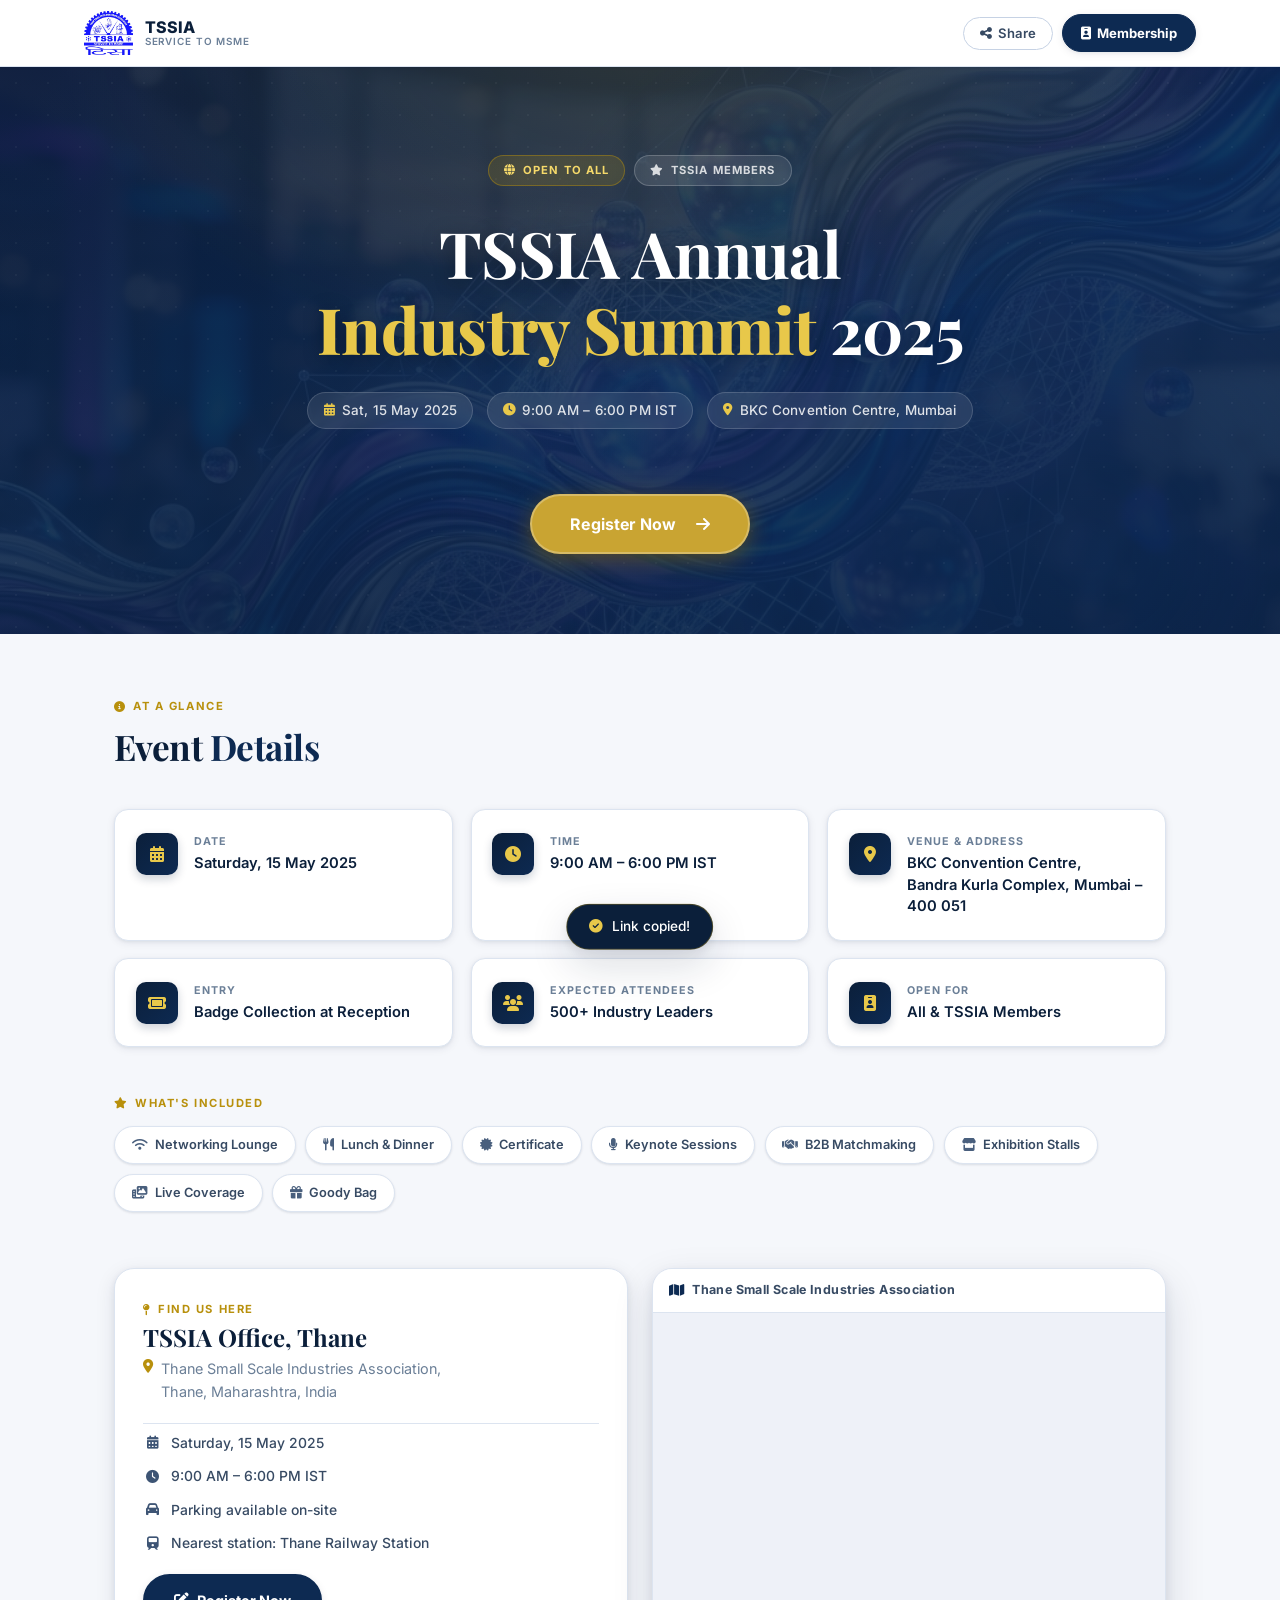
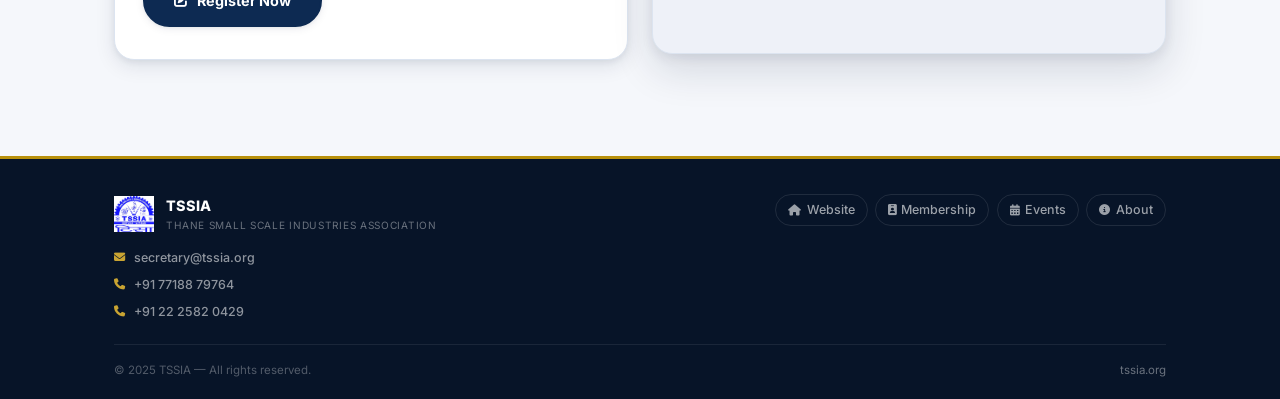
<file: user/index.html>
<!DOCTYPE html>
<html lang="en">
<head>
    <meta charset="UTF-8">
    <meta name="viewport" content="width=device-width, initial-scale=1.0">
    <title>TSSIA Annual Industry Summit 2025 | Event Landing Page</title>
    <meta name="description" content="Join TSSIA's premier Annual Industry Summit 2025. Network, innovate, and lead with Thane's top MSME leaders. Register now.">
    <link rel="preconnect" href="https://fonts.googleapis.com">
    <link rel="preconnect" href="https://fonts.gstatic.com" crossorigin>
    <link href="https://fonts.googleapis.com/css2?family=Playfair+Display:wght@600;700;800&family=Inter:wght@400;500;600;700;800&family=Lato:wght@400;700&display=swap" rel="stylesheet">
    <link rel="stylesheet" href="https://cdnjs.cloudflare.com/ajax/libs/font-awesome/6.5.1/css/all.min.css">
    <style>
        /* ═══════════════════════════════════════
           DESIGN TOKENS — Light / Contrast Theme
        ═══════════════════════════════════════ */
        :root {
            /* Brand palette */
            --navy:        #0b1f3a;
            --navy-mid:    #0d2a52;
            --navy-dark:   #071428;
            --gold:        #b8900c;
            --gold-rich:   #c9a432;
            --gold-light:  #e8c84a;
            --gold-pale:   #f7f0d9;
            --gold-dim:    rgba(184,144,12,0.12);
            --gold-border: rgba(184,144,12,0.35);

            /* Light surface palette */
            --bg:          #f5f7fb;
            --bg-alt:      #eef1f8;
            --surface:     #ffffff;
            --surface-2:   #fafbfd;

            /* Typography */
            --text-primary:  #0b1f3a;
            --text-secondary:#374a63;
            --text-muted:    #6b7f97;
            --text-light:    #9aabb8;

            /* Border */
            --border:      #dce4f0;
            --border-dark: #c6d2e4;

            /* Shadow system — crisp, layered */
            --shadow-xs: 0 1px 3px rgba(11,31,58,0.07), 0 1px 2px rgba(11,31,58,0.05);
            --shadow-sm: 0 2px 8px rgba(11,31,58,0.08), 0 1px 3px rgba(11,31,58,0.06);
            --shadow-md: 0 6px 20px rgba(11,31,58,0.10), 0 2px 6px rgba(11,31,58,0.07);
            --shadow-lg: 0 16px 40px rgba(11,31,58,0.14), 0 4px 12px rgba(11,31,58,0.08);
            --shadow-xl: 0 24px 60px rgba(11,31,58,0.18), 0 8px 20px rgba(11,31,58,0.10);

            /* Shape */
            --r-sm:  8px;
            --r-md:  14px;
            --r-lg:  20px;
            --r-xl:  28px;

            --transition: all 0.22s cubic-bezier(0.4, 0, 0.2, 1);
        }

        /* ═══════════ RESET ═══════════ */
        *, *::before, *::after { margin: 0; padding: 0; box-sizing: border-box; }
        html { scroll-behavior: smooth; font-size: 16px; }
        body {
            font-family: 'Inter', 'Lato', system-ui, sans-serif;
            background: var(--bg);
            color: var(--text-primary);
            line-height: 1.6;
            -webkit-font-smoothing: antialiased;
            -moz-osx-font-smoothing: grayscale;
        }
        img { max-width: 100%; display: block; }
        a { text-decoration: none; color: inherit; }

        /* ═══════════ TOAST ═══════════ */
        .toast {
            position: fixed;
            bottom: 1.5rem;
            left: 50%;
            transform: translateX(-50%) translateY(160%);
            background: var(--navy);
            color: #fff;
            padding: 0.7rem 1.4rem;
            border-radius: 50px;
            font-size: 0.85rem;
            font-weight: 500;
            z-index: 9999;
            transition: transform 0.38s cubic-bezier(0.16, 1, 0.3, 1);
            box-shadow: var(--shadow-lg);
            display: flex;
            align-items: center;
            gap: 0.55rem;
            border: 1px solid var(--gold-border);
            white-space: nowrap;
            pointer-events: none;
        }
        .toast i { color: var(--gold-light); font-size: 0.85rem; }
        .toast.show { transform: translateX(-50%) translateY(0); }

        /* ═══════════ HEADER ═══════════ */
        header {
            background: rgba(255, 255, 255, 0.97);
            backdrop-filter: blur(12px);
            -webkit-backdrop-filter: blur(12px);
            border-bottom: 1px solid var(--border);
            position: sticky;
            top: 0;
            z-index: 300;
            box-shadow: var(--shadow-xs);
        }
        .header-inner {
            max-width: 1160px;
            margin: 0 auto;
            padding: 0.7rem 1.5rem;
            display: flex;
            align-items: center;
            justify-content: space-between;
            gap: 1rem;
        }
        .logo-group {
            display: flex;
            align-items: center;
            gap: 0.7rem;
            flex-shrink: 0;
        }
        .logo-group img {
            height: 44px;
            width: auto;
            object-fit: contain;
        }
        .logo-fallback {
            width: 44px;
            height: 44px;
            background: var(--navy-mid);
            border-radius: var(--r-sm);
            display: flex;
            align-items: center;
            justify-content: center;
        }
        .logo-fallback span {
            color: var(--gold-light);
            font-weight: 800;
            font-size: 0.65rem;
            letter-spacing: 0.06em;
        }
        .org-name {
            font-size: 1rem;
            font-weight: 800;
            color: var(--navy);
            letter-spacing: 0.01em;
            line-height: 1.15;
        }
        .org-tagline {
            font-size: 0.62rem;
            color: var(--text-muted);
            text-transform: uppercase;
            letter-spacing: 0.09em;
            font-weight: 600;
            line-height: 1.2;
        }

        /* Desktop nav actions */
        .header-actions {
            display: flex;
            align-items: center;
            gap: 0.6rem;
        }
        .btn-share {
            background: transparent;
            border: 1.5px solid var(--border-dark);
            color: var(--text-secondary);
            padding: 0.48rem 1rem;
            border-radius: 50px;
            font-size: 0.82rem;
            font-weight: 600;
            cursor: pointer;
            transition: var(--transition);
            display: flex;
            align-items: center;
            gap: 0.4rem;
            font-family: inherit;
            white-space: nowrap;
        }
        .btn-share:hover {
            border-color: var(--navy-mid);
            color: var(--navy-mid);
            background: var(--bg-alt);
            box-shadow: var(--shadow-xs);
        }
        .btn-member {
            background: var(--navy-mid);
            color: #fff;
            padding: 0.48rem 1.1rem;
            border-radius: 50px;
            font-size: 0.82rem;
            font-weight: 700;
            display: flex;
            align-items: center;
            gap: 0.4rem;
            transition: var(--transition);
            border: 1.5px solid var(--navy-mid);
            white-space: nowrap;
            box-shadow: var(--shadow-sm);
        }
        .btn-member:hover {
            background: var(--navy-dark);
            border-color: var(--navy-dark);
            box-shadow: var(--shadow-md);
            transform: translateY(-1px);
        }

        /* ── Hamburger button (mobile only) ── */
        .hamburger {
            display: none;
            flex-direction: column;
            justify-content: center;
            align-items: center;
            width: 38px;
            height: 38px;
            border: 1.5px solid var(--border-dark);
            border-radius: var(--r-sm);
            background: transparent;
            cursor: pointer;
            gap: 5px;
            transition: var(--transition);
            flex-shrink: 0;
        }
        .hamburger:hover { background: var(--bg-alt); border-color: var(--navy-mid); }
        .hamburger span {
            display: block;
            width: 18px;
            height: 2px;
            background: var(--navy);
            border-radius: 2px;
            transition: all 0.28s cubic-bezier(0.4, 0, 0.2, 1);
            transform-origin: center;
        }
        /* Animated X state */
        .hamburger.open span:nth-child(1) { transform: translateY(7px) rotate(45deg); }
        .hamburger.open span:nth-child(2) { opacity: 0; transform: scaleX(0); }
        .hamburger.open span:nth-child(3) { transform: translateY(-7px) rotate(-45deg); }

        /* ── Mobile dropdown nav — DARK NAVY THEME ── */
        .mobile-nav {
            display: none; /* block on mobile via media query */
            position: absolute;
            top: 100%;
            left: 0;
            right: 0;
            background: var(--navy-dark);
            border-bottom: 2px solid var(--gold-border);
            box-shadow: 0 12px 40px rgba(7,20,40,0.45), 0 4px 12px rgba(7,20,40,0.25);
            padding: 0;
            max-height: 0;
            overflow: hidden;
            transition: max-height 0.38s cubic-bezier(0.4, 0, 0.2, 1),
                        padding  0.3s ease,
                        opacity  0.28s ease;
            opacity: 0;
            z-index: 299;
        }
        .mobile-nav.open {
            max-height: 380px;
            padding: 0.85rem 1.1rem 1.2rem;
            opacity: 1;
        }
        /* Thin gold accent line under header on open */
        .mobile-nav::before {
            content: '';
            display: block;
            height: 1px;
            background: linear-gradient(90deg, transparent, var(--gold-border), transparent);
            margin-bottom: 0.7rem;
        }
        .mobile-nav-links {
            display: flex;
            flex-direction: column;
            gap: 0.3rem;
        }
        .mobile-nav-links a,
        .mobile-nav-links button {
            display: flex;
            align-items: center;
            gap: 0.7rem;
            padding: 0.72rem 0.9rem;
            border-radius: var(--r-sm);
            font-size: 0.88rem;
            font-weight: 600;
            color: rgba(255, 255, 255, 0.72);
            background: transparent;
            border: none;
            cursor: pointer;
            font-family: inherit;
            transition: var(--transition);
            text-decoration: none;
            width: 100%;
            text-align: left;
            letter-spacing: 0.01em;
        }
        .mobile-nav-links a:hover,
        .mobile-nav-links button:hover {
            background: rgba(255, 255, 255, 0.07);
            color: #fff;
        }
        .mobile-nav-links a:active,
        .mobile-nav-links button:active {
            background: rgba(255, 255, 255, 0.12);
        }
        .mobile-nav-links a i,
        .mobile-nav-links button i {
            width: 20px;
            text-align: center;
            color: var(--gold-rich);
            font-size: 0.85rem;
            flex-shrink: 0;
        }
        /* Become a Member — special card */
        .mobile-nav-member {
            background: rgba(184,144,12,0.10) !important;
            border: 1.5px solid var(--gold-border) !important;
            color: var(--gold-light) !important;
            border-radius: var(--r-sm) !important;
            margin-bottom: 0.1rem;
        }
        .mobile-nav-member:hover {
            background: rgba(184,144,12,0.18) !important;
            color: #fff !important;
        }
        .mobile-nav-member i { color: var(--gold-light) !important; }
        .mobile-nav-divider {
            height: 1px;
            background: rgba(255,255,255,0.08);
            margin: 0.4rem 0;
        }
        /* Register button */
        .mobile-nav-register {
            display: flex !important;
            align-items: center !important;
            justify-content: center !important;
            gap: 0.6rem !important;
            margin-top: 0.35rem !important;
            background: var(--gold-rich) !important;
            color: var(--navy-dark) !important;
            border-radius: 50px !important;
            padding: 0.85rem 1.25rem !important;
            font-weight: 800 !important;
            font-size: 0.92rem !important;
            box-shadow: 0 4px 16px rgba(184,144,12,0.35);
            border: none !important;
            letter-spacing: 0.01em !important;
        }
        .mobile-nav-register:hover {
            background: var(--gold-light) !important;
            color: var(--navy-dark) !important;
        }
        .mobile-nav-register i { color: var(--navy-dark) !important; font-size: 0.88rem; }

        /* ═══════════ HERO — Background Image ═══════════ */
        .hero {
            position: relative;
            overflow: hidden;
            padding: 5.5rem 1.5rem 5rem;
            text-align: center;
            /* Background: CSS gradient over a pattern — works without an image file */
            background:
                linear-gradient(
                    165deg,
                    rgba(11, 27, 58, 0.92) 0%,
                    rgba(13, 42, 82, 0.88) 45%,
                    rgba(11, 27, 58, 0.94) 100%
                ),
                url('bg.png') no-repeat center center / cover;
            background-attachment: fixed;
        }
        /* Fallback geometric bg if no image */
        .hero::before {
            content: '';
            position: absolute;
            inset: 0;
            background:
                radial-gradient(ellipse 70% 90% at 50% -5%, rgba(184,144,12,0.18) 0%, transparent 65%),
                radial-gradient(circle at 85% 85%, rgba(13,42,82,0.6) 0%, transparent 55%),
                radial-gradient(circle at 15% 90%, rgba(11,31,58,0.45) 0%, transparent 45%);
            pointer-events: none;
            z-index: 1;
        }
        .hero::after {
            content: '';
            position: absolute;
            inset: 0;
            background-image:
                radial-gradient(circle, rgba(255,255,255,0.04) 1px, transparent 1px);
            background-size: 32px 32px;
            pointer-events: none;
            z-index: 1;
        }
        .hero-content {
            max-width: 820px;
            margin: 0 auto;
            position: relative;
            z-index: 5;
        }

        /* Tags */
        .event-tags {
            display: flex;
            justify-content: center;
            flex-wrap: wrap;
            gap: 0.55rem;
            margin-bottom: 1.8rem;
        }
        .event-tag {
            display: inline-flex;
            align-items: center;
            gap: 0.4rem;
            padding: 0.35rem 0.95rem;
            border-radius: 50px;
            font-size: 0.7rem;
            font-weight: 700;
            text-transform: uppercase;
            letter-spacing: 0.1em;
        }
        .tag-all {
            background: rgba(184,144,12,0.18);
            border: 1px solid rgba(184,144,12,0.45);
            color: #f5d96a;
        }
        .tag-tssia {
            background: rgba(255,255,255,0.1);
            border: 1px solid rgba(255,255,255,0.2);
            color: rgba(255,255,255,0.8);
        }

        /* Hero Title */
        .hero-title {
            font-family: 'Playfair Display', Georgia, serif;
            font-size: clamp(2.1rem, 6.5vw, 4rem);
            font-weight: 700;
            color: #ffffff;
            line-height: 1.18;
            margin-bottom: 1.6rem;
            letter-spacing: -0.01em;
            text-shadow: 0 2px 20px rgba(0, 0, 0, 0.3);
        }
        .hero-title span {
            color: var(--gold-light);
            font-weight: 800;
        }

        /* Meta pills */
        .hero-meta {
            display: flex;
            justify-content: center;
            flex-wrap: wrap;
            gap: 0.5rem 0.85rem;
            margin-bottom: 2.5rem;
        }
        .meta-pill {
            display: inline-flex;
            align-items: center;
            gap: 0.45rem;
            font-size: 0.84rem;
            font-weight: 500;
            color: rgba(255, 255, 255, 0.85);
            background: rgba(255, 255, 255, 0.09);
            border: 1px solid rgba(255, 255, 255, 0.16);
            padding: 0.42rem 0.95rem;
            border-radius: 50px;
            letter-spacing: 0.01em;
            backdrop-filter: blur(6px);
        }
        .meta-pill i {
            color: var(--gold-light);
            font-size: 0.78rem;
        }

        /* Hero CTA — visible on desktop, hidden on mobile */
        .btn-register-hero {
            display: inline-flex;
            align-items: center;
            gap: 0.7rem;
            background: var(--gold-rich);
            color: #fff;
            padding: 0.95rem 2.4rem;
            border-radius: 50px;
            font-weight: 700;
            font-size: 1rem;
            letter-spacing: 0.01em;
            transition: var(--transition);
            box-shadow: 0 6px 22px rgba(184,144,12,0.40), 0 2px 8px rgba(0,0,0,0.2);
            border: 2px solid rgba(255,255,255,0.25);
        }
        .btn-register-hero:hover {
            background: var(--gold-light);
            transform: translateY(-2px);
            box-shadow: 0 12px 32px rgba(184,144,12,0.50), 0 4px 12px rgba(0,0,0,0.2);
        }
        .btn-register-hero:active { transform: translateY(0); }

        /* ═══════════ MAIN CONTENT AREA ═══════════ */
        .main-content {
            max-width: 1100px;
            margin: 0 auto;
            padding: 4rem 1.5rem 2rem;
        }

        /* Section header */
        .section-eyebrow {
            font-size: 0.7rem;
            font-weight: 700;
            text-transform: uppercase;
            letter-spacing: 0.14em;
            color: var(--gold);
            margin-bottom: 0.55rem;
            display: flex;
            align-items: center;
            gap: 0.4rem;
        }
        .section-heading {
            font-family: 'Playfair Display', serif;
            font-size: clamp(1.5rem, 4vw, 2.2rem);
            font-weight: 700;
            color: var(--text-primary);
            margin-bottom: 2.5rem;
            letter-spacing: -0.015em;
            line-height: 1.25;
        }
        .section-heading .accent { color: var(--navy-mid); }

        /* ═══════════ DETAILS GRID ═══════════ */
        .details-grid {
            display: grid;
            grid-template-columns: repeat(3, 1fr);
            gap: 1.1rem;
            margin-bottom: 3rem;
        }
        .detail-card {
            background: var(--surface);
            padding: 1.4rem 1.3rem;
            border-radius: var(--r-md);
            border: 1px solid var(--border);
            box-shadow: var(--shadow-sm);
            display: flex;
            align-items: flex-start;
            gap: 1rem;
            transition: var(--transition);
        }
        .detail-card:hover {
            box-shadow: var(--shadow-md);
            border-color: var(--border-dark);
            transform: translateY(-3px);
        }
        .detail-icon {
            width: 42px;
            height: 42px;
            min-width: 42px;
            background: linear-gradient(135deg, var(--navy) 0%, var(--navy-mid) 100%);
            border-radius: 10px;
            display: flex;
            align-items: center;
            justify-content: center;
            color: var(--gold-light);
            font-size: 1rem;
            box-shadow: 0 4px 10px rgba(11,31,58,0.2);
        }
        .detail-label {
            font-size: 0.67rem;
            font-weight: 700;
            color: var(--text-muted);
            text-transform: uppercase;
            letter-spacing: 0.09em;
            margin-bottom: 0.22rem;
        }
        .detail-value {
            font-size: 0.92rem;
            font-weight: 600;
            color: var(--text-primary);
            line-height: 1.45;
            font-family: 'Inter', sans-serif;
        }

        /* ═══════════ PERKS STRIP ═══════════ */
        .perks-section {
            margin-bottom: 3.5rem;
        }
        .perks-strip {
            display: flex;
            flex-wrap: wrap;
            gap: 0.6rem;
            justify-content: flex-start;
        }
        .perk-chip {
            background: var(--surface);
            border: 1.5px solid var(--border);
            color: var(--text-secondary);
            padding: 0.5rem 1.05rem;
            border-radius: 50px;
            font-weight: 600;
            font-size: 0.8rem;
            display: inline-flex;
            align-items: center;
            gap: 0.45rem;
            transition: var(--transition);
            cursor: default;
            box-shadow: var(--shadow-xs);
        }
        .perk-chip i {
            color: var(--navy-mid);
            font-size: 0.78rem;
            opacity: 0.75;
            transition: var(--transition);
        }
        .perk-chip:hover {
            border-color: var(--gold);
            box-shadow: var(--shadow-sm);
            color: var(--navy);
            background: var(--gold-pale);
        }
        .perk-chip:hover i { opacity: 1; color: var(--gold); }

        /* ═══════════ VENUE + MAP SECTION ═══════════ */
        .venue-section {
            display: grid;
            grid-template-columns: 1fr 1fr;
            gap: 1.5rem;
            margin-bottom: 4rem;
            align-items: start;
        }
        .venue-info-card {
            background: var(--surface);
            border: 1px solid var(--border);
            border-radius: var(--r-lg);
            padding: 2rem 1.75rem;
            box-shadow: var(--shadow-md);
            height: 100%;
            display: flex;
            flex-direction: column;
            justify-content: center;
            gap: 1.25rem;
        }
        .venue-info-card .section-eyebrow { margin-bottom: 0.2rem; }
        .venue-title {
            font-family: 'Playfair Display', serif;
            font-size: 1.5rem;
            font-weight: 700;
            color: var(--text-primary);
            line-height: 1.3;
            margin-bottom: 0.2rem;
        }
        .venue-address {
            font-size: 0.9rem;
            color: var(--text-muted);
            line-height: 1.6;
            display: flex;
            align-items: flex-start;
            gap: 0.5rem;
        }
        .venue-address i { color: var(--gold); margin-top: 0.2rem; flex-shrink: 0; font-size: 0.85rem; }
        .venue-detail-rows {
            display: flex;
            flex-direction: column;
            gap: 0.7rem;
            padding-top: 0.5rem;
            border-top: 1px solid var(--border);
        }
        .venue-row {
            display: flex;
            align-items: center;
            gap: 0.6rem;
            font-size: 0.87rem;
            color: var(--text-secondary);
            font-weight: 500;
        }
        .venue-row i {
            width: 18px;
            text-align: center;
            color: var(--navy-mid);
            font-size: 0.82rem;
            opacity: 0.8;
        }

        /* CTA button inside venue card — only on desktop */
        .btn-register-venue {
            display: inline-flex;
            align-items: center;
            gap: 0.6rem;
            background: var(--navy-mid);
            color: #fff;
            padding: 0.8rem 1.8rem;
            border-radius: 50px;
            font-weight: 700;
            font-size: 0.9rem;
            transition: var(--transition);
            border: 2px solid var(--navy-mid);
            box-shadow: var(--shadow-sm);
            align-self: flex-start;
        }
        .btn-register-venue:hover {
            background: var(--gold-rich);
            border-color: var(--gold-rich);
            transform: translateY(-2px);
            box-shadow: 0 8px 24px rgba(184,144,12,0.35);
        }

        /* MAP BOX */
        .map-box {
            border-radius: var(--r-lg);
            overflow: hidden;
            box-shadow: var(--shadow-lg);
            border: 1px solid var(--border);
            background: var(--bg-alt);
            position: relative;
        }
        .map-label {
            display: flex;
            align-items: center;
            gap: 0.5rem;
            padding: 0.7rem 1rem;
            background: var(--surface);
            border-bottom: 1px solid var(--border);
            font-size: 0.78rem;
            font-weight: 700;
            color: var(--text-secondary);
            letter-spacing: 0.03em;
        }
        .map-label i { color: var(--navy-mid); font-size: 0.85rem; }
        .map-box iframe {
            display: block;
            width: 100%;
            height: 340px;
            border: 0;
        }

        /* ═══════════ MOBILE REGISTER BUTTON (only on mobile) ═══════════ */
        .mobile-register-bar { display: none; }

        /* ═══════════ FOOTER ═══════════ */
        footer {
            background: var(--navy-dark);
            color: rgba(255, 255, 255, 0.7);
            border-top: 3px solid var(--gold);
        }
        .footer-inner {
            max-width: 1100px;
            margin: 0 auto;
            padding: 2.2rem 1.5rem 1.2rem;
        }
        .footer-top {
            display: flex;
            flex-wrap: wrap;
            gap: 1.5rem 2.5rem;
            align-items: flex-start;
            justify-content: space-between;
            padding-bottom: 1.4rem;
            border-bottom: 1px solid rgba(255, 255, 255, 0.08);
        }
        .footer-brand {
            display: flex;
            align-items: center;
            gap: 0.75rem;
        }
        .footer-logo-fallback {
            width: 36px;
            height: 36px;
            background: rgba(232,200,74,0.12);
            border: 1px solid var(--gold-border);
            border-radius: var(--r-sm);
            display: flex;
            align-items: center;
            justify-content: center;
            flex-shrink: 0;
        }
        .footer-logo-fallback span {
            color: var(--gold-light);
            font-weight: 800;
            font-size: 0.6rem;
            letter-spacing: 0.04em;
        }
        .footer-brand img { height: 36px; width: auto; object-fit: contain; }
        .footer-brand-text .brand-name { font-size: 0.9rem; font-weight: 800; color: #fff; }
        .footer-brand-text .brand-sub {
            font-size: 0.63rem;
            color: rgba(255,255,255,0.4);
            text-transform: uppercase;
            letter-spacing: 0.07em;
        }
        .footer-contact {
            display: flex;
            flex-direction: column;
            gap: 0.45rem;
            margin-top: 0.9rem;
        }
        .footer-contact a, .footer-contact span {
            color: rgba(255, 255, 255, 0.55);
            font-size: 0.78rem;
            font-weight: 500;
            display: inline-flex;
            align-items: center;
            gap: 0.4rem;
            transition: var(--transition);
        }
        .footer-contact a i, .footer-contact span i { color: var(--gold-rich); font-size: 0.7rem; width: 14px; }
        .footer-contact a:hover { color: rgba(255,255,255,0.9); }
        .footer-links {
            display: flex;
            flex-wrap: wrap;
            gap: 0.45rem;
            align-items: flex-start;
            align-content: flex-start;
        }
        .footer-links a {
            color: rgba(255, 255, 255, 0.6);
            font-size: 0.78rem;
            font-weight: 500;
            display: inline-flex;
            align-items: center;
            gap: 0.35rem;
            padding: 0.32rem 0.75rem;
            border-radius: 50px;
            border: 1px solid rgba(255,255,255,0.1);
            transition: var(--transition);
        }
        .footer-links a i { font-size: 0.7rem; }
        .footer-links a:hover {
            color: var(--gold-light);
            border-color: var(--gold-border);
            background: rgba(184,144,12,0.1);
        }
        .footer-bottom {
            display: flex;
            align-items: center;
            justify-content: space-between;
            flex-wrap: wrap;
            gap: 0.4rem;
            padding-top: 1rem;
            font-size: 0.72rem;
            color: rgba(255,255,255,0.3);
        }
        .footer-bottom a { color: rgba(255,255,255,0.4); transition: var(--transition); }
        .footer-bottom a:hover { color: var(--gold-light); }

        /* ═══════════════════════════════════════
           RESPONSIVE BREAKPOINTS
        ═══════════════════════════════════════ */

        /* ── Tablet (≤ 900px) ── */
        @media (max-width: 900px) {
            .details-grid { grid-template-columns: repeat(2, 1fr); }
            .venue-section { grid-template-columns: 1fr; }
            .map-box iframe { height: 280px; }
        }

        /* ── Mobile (≤ 640px) ── */
        @media (max-width: 640px) {
            /* Header — show hamburger, hide desktop actions */
            header { position: sticky; }
            .header-inner { padding: 0.6rem 1rem; }
            .org-name { font-size: 0.88rem; }
            .org-tagline { display: none; }
            .header-actions { display: none; }  /* hide desktop nav on mobile */
            .hamburger { display: flex; }       /* show hamburger */
            .mobile-nav { display: block; }     /* enable the dropdown */

            /* Hero — tighter layout */
            .hero {
                padding: 3.5rem 1rem 3rem;
                background-attachment: scroll;
            }
            .hero-title { font-size: clamp(1.8rem, 7.5vw, 2.6rem); margin-bottom: 1.25rem; }
            .hero-meta { gap: 0.4rem 0.6rem; margin-bottom: 0; }
            .meta-pill { font-size: 0.78rem; padding: 0.35rem 0.8rem; }

            /* Hide hero register button on mobile — shown in sticky bar instead */
            .btn-register-hero { display: none; }

            /* Main section */
            .main-content { padding: 2.5rem 1rem 1.5rem; }
            .section-heading { margin-bottom: 1.5rem; }
            .details-grid { grid-template-columns: 1fr; gap: 0.8rem; }
            .detail-card { padding: 1.1rem 1rem; }

            /* Perks */
            .perks-strip { gap: 0.45rem; }
            .perk-chip { font-size: 0.76rem; padding: 0.42rem 0.85rem; }

            /* Venue section stacked */
            .venue-section { gap: 1rem; margin-bottom: 2rem; }
            .venue-info-card { padding: 1.4rem 1.2rem; }
            .venue-title { font-size: 1.2rem; }
            .map-box iframe { height: 240px; }

            /* Hide desktop CTA inside venue card on mobile */
            .btn-register-venue { display: none; }

            /* Mobile sticky register bar */
            .mobile-register-bar {
                display: flex;
                position: fixed;
                bottom: 0;
                left: 0;
                right: 0;
                z-index: 400;
                background: rgba(255,255,255,0.97);
                backdrop-filter: blur(10px);
                -webkit-backdrop-filter: blur(10px);
                border-top: 1px solid var(--border);
                padding: 0.85rem 1.25rem;
                box-shadow: 0 -4px 24px rgba(11,31,58,0.12);
                justify-content: center;
            }
            .mobile-register-bar a {
                display: flex;
                align-items: center;
                justify-content: center;
                gap: 0.6rem;
                width: 100%;
                max-width: 400px;
                background: var(--navy-mid);
                color: #fff;
                padding: 0.88rem 1.5rem;
                border-radius: 50px;
                font-weight: 700;
                font-size: 0.95rem;
                box-shadow: var(--shadow-md);
                transition: var(--transition);
                border: 2px solid var(--navy-mid);
            }
            .mobile-register-bar a i { color: var(--gold-light); }
            .mobile-register-bar a:active {
                background: var(--navy-dark);
                transform: scale(0.98);
            }

            /* Add bottom padding so content isn't hidden behind bar */
            body { padding-bottom: 80px; }

            /* Footer adjustments */
            .footer-top { flex-direction: column; gap: 1.2rem; }
            .footer-links { gap: 0.4rem; }
            .footer-bottom { justify-content: center; text-align: center; }
        }

        /* ── Very small (≤ 380px) ── */
        @media (max-width: 380px) {
            .hero-title { font-size: 1.7rem; }
            .meta-pill { font-size: 0.72rem; padding: 0.3rem 0.65rem; }
            .detail-card { padding: 0.95rem; }
        }
    </style>
</head>
<body>

    <!-- Toast -->
    <div class="toast" id="toast">
        <i class="fa-solid fa-check-circle"></i>
        <span id="toastMsg">Link copied!</span>
    </div>

    <!-- ══════════════════════════════════════
         HEADER
    ══════════════════════════════════════ -->
    <header id="site-header">
        <div class="header-inner">
            <!-- Logo -->
            <a href="https://tssia.org" target="_blank" rel="noopener" class="logo-group" id="tssia-logo-link">
                <img src="tssia_logo.png" alt="TSSIA Logo" id="tssia-logo"
                     onerror="this.style.display='none'; document.getElementById('logo-fallback').style.display='flex'">
                <div id="logo-fallback" class="logo-fallback" style="display:none;">
                    <span>TSSIA</span>
                </div>
                <div>
                    <div class="org-name">TSSIA</div>
                    <div class="org-tagline">Service to MSME</div>
                </div>
            </a>

            <!-- Desktop actions (hidden on mobile via CSS) -->
            <div class="header-actions">
                <button class="btn-share" id="shareBtn" aria-label="Share event link">
                    <i class="fa-solid fa-share-nodes"></i>
                    <span>Share</span>
                </button>
                <a href="https://tssia.org/become-a-member" target="_blank" rel="noopener" class="btn-member" id="member-link">
                    <i class="fa-solid fa-id-badge"></i>
                    <span>Membership</span>
                </a>
            </div>

            <!-- Hamburger button (mobile only — shown via CSS media query) -->
            <button class="hamburger" id="hamburgerBtn" aria-label="Toggle navigation menu" aria-expanded="false">
                <span></span>
                <span></span>
                <span></span>
            </button>
        </div>

        <!-- Mobile Navigation Dropdown — dark navy theme -->
        <nav class="mobile-nav" id="mobileNavMenu" aria-hidden="true" aria-label="Mobile navigation">
            <div class="mobile-nav-links">

                <!-- Become a Member — prominent gold-bordered card -->
                <a href="https://tssia.org/become-a-member" target="_blank" rel="noopener"
                   class="mobile-nav-member" id="memberLinkMobile">
                    <i class="fa-solid fa-id-badge"></i>
                    Become a Member
                </a>

                <div class="mobile-nav-divider"></div>

                <button id="shareBtnMobile" aria-label="Share event">
                    <i class="fa-solid fa-share-nodes"></i> Share Event
                </button>

                <a href="https://tssia.org" target="_blank" rel="noopener">
                    <i class="fa-solid fa-globe"></i> Visit tssia.org
                </a>

                <a href="https://tssia.org/events" target="_blank" rel="noopener">
                    <i class="fa-solid fa-calendar-days"></i> TSSIA Events
                </a>

                <div class="mobile-nav-divider"></div>

                <a href="reg.html" class="mobile-nav-register" id="registerNavBtn">
                    <i class="fa-solid fa-pen-to-square"></i>
                    Register Now
                </a>

            </div>
        </nav>
    </header>

    <!-- ══════════════════════════════════════
         HERO — Dark bg image with overlay
    ══════════════════════════════════════ -->
    <section class="hero" id="hero-section" aria-label="Event Banner">
        <div class="hero-content">
            <div class="event-tags">
                <span class="event-tag tag-all"><i class="fa-solid fa-globe"></i> Open to All</span>
                <span class="event-tag tag-tssia"><i class="fa-solid fa-star"></i> TSSIA Members</span>
            </div>

            <h1 class="hero-title" id="event-title">
                TSSIA Annual<br><span>Industry Summit</span> 2025
            </h1>

            <div class="hero-meta">
                <span class="meta-pill"><i class="fa-solid fa-calendar-days"></i> Sat, 15 May 2025</span>
                <span class="meta-pill"><i class="fa-solid fa-clock"></i> 9:00 AM – 6:00 PM IST</span>
                <span class="meta-pill"><i class="fa-solid fa-location-dot"></i> BKC Convention Centre, Mumbai</span>
            </div>

            <!-- Desktop only CTA -->
            <br>
            <a href="reg.html" class="btn-register-hero" id="register-btn-hero">
                Register Now &nbsp;<i class="fa-solid fa-arrow-right"></i>
            </a>
        </div>
    </section>

    <!-- ══════════════════════════════════════
         MAIN
    ══════════════════════════════════════ -->
    <main>
        <div class="main-content" id="event-details">

            <!-- ── Event Details ── -->
            <div class="section-eyebrow"><i class="fa-solid fa-circle-info"></i> At a Glance</div>
            <h2 class="section-heading">Event <span class="accent">Details</span></h2>

            <div class="details-grid">
                <div class="detail-card">
                    <div class="detail-icon"><i class="fa-solid fa-calendar-days"></i></div>
                    <div>
                        <div class="detail-label">Date</div>
                        <div class="detail-value">Saturday, 15 May 2025</div>
                    </div>
                </div>
                <div class="detail-card">
                    <div class="detail-icon"><i class="fa-solid fa-clock"></i></div>
                    <div>
                        <div class="detail-label">Time</div>
                        <div class="detail-value">9:00 AM – 6:00 PM IST</div>
                    </div>
                </div>
                <div class="detail-card">
                    <div class="detail-icon"><i class="fa-solid fa-location-dot"></i></div>
                    <div>
                        <div class="detail-label">Venue &amp; Address</div>
                        <div class="detail-value">BKC Convention Centre,<br>Bandra Kurla Complex, Mumbai – 400 051</div>
                    </div>
                </div>
                <div class="detail-card">
                    <div class="detail-icon"><i class="fa-solid fa-ticket"></i></div>
                    <div>
                        <div class="detail-label">Entry</div>
                        <div class="detail-value">Badge Collection at Reception</div>
                    </div>
                </div>
                <div class="detail-card">
                    <div class="detail-icon"><i class="fa-solid fa-users"></i></div>
                    <div>
                        <div class="detail-label">Expected Attendees</div>
                        <div class="detail-value">500+ Industry Leaders</div>
                    </div>
                </div>
                <div class="detail-card">
                    <div class="detail-icon"><i class="fa-solid fa-id-badge"></i></div>
                    <div>
                        <div class="detail-label">Open For</div>
                        <div class="detail-value">All &amp; TSSIA Members</div>
                    </div>
                </div>
            </div>

            <!-- ── Perks Strip ── -->
            <div class="perks-section">
                <div class="section-eyebrow" style="margin-bottom:0.8rem;"><i class="fa-solid fa-star"></i> What's Included</div>
                <div class="perks-strip">
                    <div class="perk-chip"><i class="fa-solid fa-wifi"></i> Networking Lounge</div>
                    <div class="perk-chip"><i class="fa-solid fa-utensils"></i> Lunch &amp; Dinner</div>
                    <div class="perk-chip"><i class="fa-solid fa-certificate"></i> Certificate</div>
                    <div class="perk-chip"><i class="fa-solid fa-microphone"></i> Keynote Sessions</div>
                    <div class="perk-chip"><i class="fa-solid fa-handshake"></i> B2B Matchmaking</div>
                    <div class="perk-chip"><i class="fa-solid fa-store"></i> Exhibition Stalls</div>
                    <div class="perk-chip"><i class="fa-solid fa-photo-film"></i> Live Coverage</div>
                    <div class="perk-chip"><i class="fa-solid fa-gift"></i> Goody Bag</div>
                </div>
            </div>

            <!-- ── Venue + Map ── -->
            <div class="venue-section">

                <!-- Venue Info Card -->
                <div class="venue-info-card">
                    <div>
                        <div class="section-eyebrow"><i class="fa-solid fa-map-pin"></i> Find Us Here</div>
                        <div class="venue-title">TSSIA Office, Thane</div>
                        <div class="venue-address">
                            <i class="fa-solid fa-location-dot"></i>
                            <span>Thane Small Scale Industries Association,<br>
                            Thane, Maharashtra, India</span>
                        </div>
                    </div>
                    <div class="venue-detail-rows">
                        <div class="venue-row">
                            <i class="fa-solid fa-calendar-days"></i>
                            Saturday, 15 May 2025
                        </div>
                        <div class="venue-row">
                            <i class="fa-solid fa-clock"></i>
                            9:00 AM – 6:00 PM IST
                        </div>
                        <div class="venue-row">
                            <i class="fa-solid fa-car"></i>
                            Parking available on-site
                        </div>
                        <div class="venue-row">
                            <i class="fa-solid fa-train"></i>
                            Nearest station: Thane Railway Station
                        </div>
                    </div>
                    <!-- Desktop register button -->
                    <a href="reg.html" class="btn-register-venue" id="register-btn-venue">
                        <i class="fa-solid fa-pen-to-square"></i> Register Now
                    </a>
                </div>

                <!-- Google Maps Embed -->
                <div class="map-box">
                    <div class="map-label">
                        <i class="fa-solid fa-map"></i>
                        Thane Small Scale Industries Association
                    </div>
                    <iframe
                        src="https://www.google.com/maps/embed?pb=!1m18!1m12!1m3!1d3768.0095167348104!2d72.95020817425801!3d19.194786682034362!2m3!1f0!2f0!3f0!3m2!1i1024!2i768!4f13.1!3m3!1m2!1s0x3be7b905e58b6475%3A0xdd6ba8c1b8b48da7!2sThane%20Small%20Scale%20Industries%20Association!5e0!3m2!1sen!2sin!4v1775825916487!5m2!1sen!2sin"
                        width="600"
                        height="450"
                        style="border:0;"
                        allowfullscreen=""
                        loading="lazy"
                        referrerpolicy="no-referrer-when-downgrade"
                        title="TSSIA Location on Google Maps">
                    </iframe>
                </div>

            </div>

        </div>
    </main>

    <!-- ══════════════════════════════════════
         MOBILE STICKY REGISTER BUTTON
         (only visible on mobile via CSS)
    ══════════════════════════════════════ -->
    <div class="mobile-register-bar" id="mobileRegisterBar" aria-label="Register for event">
        <a href="reg.html" id="register-btn-mobile">
            <i class="fa-solid fa-pen-to-square"></i>
            Register Now — Free Entry
        </a>
    </div>

    <!-- ══════════════════════════════════════
         FOOTER
    ══════════════════════════════════════ -->
    <footer id="site-footer">
        <div class="footer-inner">
            <div class="footer-top">
                <!-- Brand + Contact -->
                <div>
                    <div class="footer-brand">
                        <img src="tssia_logo.png" alt="TSSIA" style="height:36px;"
                             onerror="this.style.display='none';document.getElementById('footer-logo-fallback').style.display='flex'">
                        <div id="footer-logo-fallback" class="footer-logo-fallback" style="display:none;">
                            <span>TSSIA</span>
                        </div>
                        <div class="footer-brand-text">
                            <div class="brand-name">TSSIA</div>
                            <div class="brand-sub">Thane Small Scale Industries Association</div>
                        </div>
                    </div>
                    <div class="footer-contact">
                        <a href="mailto:secretary@tssia.org"><i class="fa-solid fa-envelope"></i> secretary@tssia.org</a>
                        <span><i class="fa-solid fa-phone"></i> +91 77188 79764</span>
                        <span><i class="fa-solid fa-phone"></i> +91 22 2582 0429</span>
                    </div>
                </div>
                <!-- Links -->
                <div class="footer-links">
                    <a href="https://tssia.org" target="_blank" rel="noopener"><i class="fa-solid fa-house"></i> Website</a>
                    <a href="https://tssia.org/become-a-member" target="_blank" rel="noopener"><i class="fa-solid fa-id-badge"></i> Membership</a>
                    <a href="https://tssia.org/events" target="_blank" rel="noopener"><i class="fa-solid fa-calendar-days"></i> Events</a>
                    <a href="https://tssia.org/about" target="_blank" rel="noopener"><i class="fa-solid fa-circle-info"></i> About</a>
                </div>
            </div>
            <div class="footer-bottom">
                <span>&copy; 2025 TSSIA — All rights reserved.</span>
                <a href="https://tssia.org" target="_blank" rel="noopener">tssia.org</a>
            </div>
        </div>
    </footer>

    <script>
        // ── Shared share function ─────────────────────────────────
        const toast    = document.getElementById('toast');
        const toastMsg = document.getElementById('toastMsg');

        function showToast(msg) {
            toastMsg.textContent = msg;
            toast.classList.add('show');
            setTimeout(() => toast.classList.remove('show'), 3000);
        }

        async function doShare() {
            const url = window.location.href;
            const shareData = {
                title: 'TSSIA Annual Industry Summit 2025',
                text:  'Join the TSSIA Annual Industry Summit 2025 — Register now!',
                url
            };
            try {
                if (navigator.share) {
                    await navigator.share(shareData);
                } else {
                    await navigator.clipboard.writeText(url);
                    showToast('Link copied to clipboard!');
                }
            } catch (_) {
                try {
                    await navigator.clipboard.writeText(url);
                    showToast('Link copied to clipboard!');
                } catch (_) {
                    showToast('Copy URL: ' + url);
                }
            }
        }

        // Desktop share button
        const shareBtn = document.getElementById('shareBtn');
        if (shareBtn) shareBtn.addEventListener('click', doShare);

        // Mobile share button (inside hamburger menu)
        const shareBtnMobile = document.getElementById('shareBtnMobile');
        if (shareBtnMobile) shareBtnMobile.addEventListener('click', () => {
            closeMenu();
            doShare();
        });

        // ── Hamburger / Mobile Nav ───────────────────────────────
        const hamburgerBtn  = document.getElementById('hamburgerBtn');
        const mobileNavMenu = document.getElementById('mobileNavMenu');

        function openMenu() {
            hamburgerBtn.classList.add('open');
            mobileNavMenu.classList.add('open');
            hamburgerBtn.setAttribute('aria-expanded', 'true');
            mobileNavMenu.setAttribute('aria-hidden', 'false');
        }

        function closeMenu() {
            hamburgerBtn.classList.remove('open');
            mobileNavMenu.classList.remove('open');
            hamburgerBtn.setAttribute('aria-expanded', 'false');
            mobileNavMenu.setAttribute('aria-hidden', 'true');
        }

        function toggleMenu() {
            if (mobileNavMenu.classList.contains('open')) {
                closeMenu();
            } else {
                openMenu();
            }
        }

        if (hamburgerBtn) hamburgerBtn.addEventListener('click', (e) => {
            e.stopPropagation();
            toggleMenu();
        });

        // Auto-close on any nav link/button click inside the menu
        if (mobileNavMenu) {
            mobileNavMenu.querySelectorAll('a, button').forEach(el => {
                el.addEventListener('click', () => {
                    // Small delay so the link/button action fires first
                    setTimeout(closeMenu, 120);
                });
            });
        }

        // Auto-close on outside click (tap anywhere else)
        document.addEventListener('click', (e) => {
            if (
                mobileNavMenu &&
                mobileNavMenu.classList.contains('open') &&
                !mobileNavMenu.contains(e.target) &&
                e.target !== hamburgerBtn &&
                !hamburgerBtn.contains(e.target)
            ) {
                closeMenu();
            }
        });

        // Auto-close on scroll
        window.addEventListener('scroll', () => {
            if (mobileNavMenu && mobileNavMenu.classList.contains('open')) {
                closeMenu();
            }
        }, { passive: true });

        // Auto-close on window resize to desktop
        window.addEventListener('resize', () => {
            if (window.innerWidth > 640 && mobileNavMenu) {
                closeMenu();
            }
        });

        // ── Mobile sticky bar sync ────────────────────────────────
        function syncMobileBar() {
            if (window.innerWidth <= 640) {
                document.body.style.paddingBottom = '80px';
            } else {
                document.body.style.paddingBottom = '0';
            }
        }
        syncMobileBar();
        window.addEventListener('resize', syncMobileBar);
    </script>
</body>
</html>
</file>
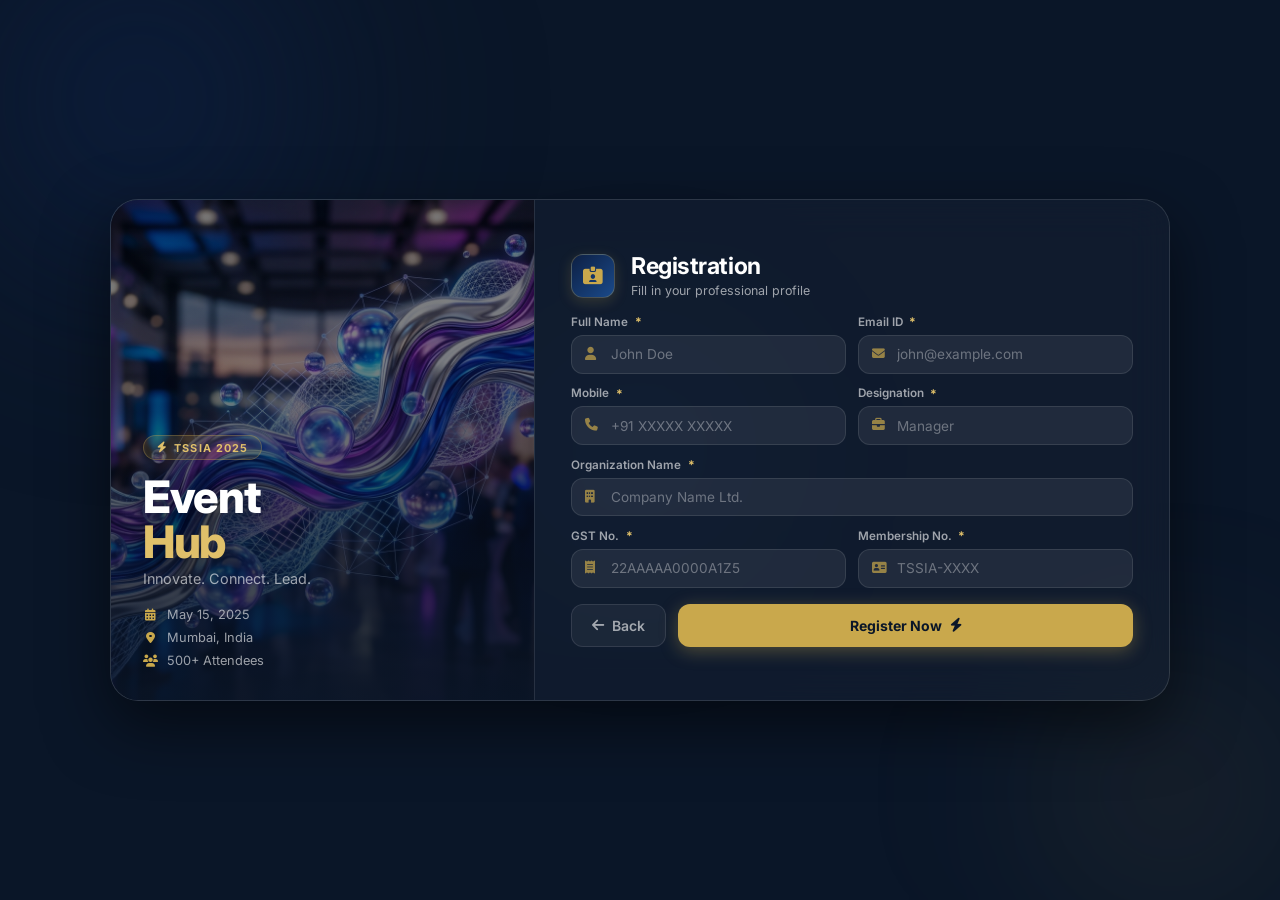
<file: user/reg.html>
<!DOCTYPE html>
<html lang="en">

<head>
    <meta charset="UTF-8">
    <meta name="viewport" content="width=device-width, initial-scale=1.0">
    <title>Register | TSSIA Event Hub</title>
    <meta name="description" content="Register for TSSIA Event Hub – Innovate, Connect, and Lead at our premier industry events.">
    <link rel="preconnect" href="https://fonts.googleapis.com">
    <link rel="preconnect" href="https://fonts.gstatic.com" crossorigin>
    <link href="https://fonts.googleapis.com/css2?family=Inter:wght@300;400;500;600;700;800&display=swap" rel="stylesheet">
    <link rel="stylesheet" href="https://cdnjs.cloudflare.com/ajax/libs/font-awesome/6.5.1/css/all.min.css">
    <style>
        /* ===== Design Tokens — Navy / Gold Theme ===== */
        :root {
            --navy:        #0a1628;
            --navy-mid:    #0d2044;
            --navy-light:  #163060;
            --blue:        #1a4a8a;
            --gold:        #c9a84c;
            --gold-light:  #e0c06a;
            --gold-dim:    rgba(201,168,76,0.15);
            --gold-border: rgba(201,168,76,0.3);
            --success:     #22c55e;
            --text-white:  #ffffff;
            --text-muted:  rgba(255,255,255,0.60);
            --text-dim:    rgba(255,255,255,0.35);
            --glass-bg:    rgba(255,255,255,0.05);
            --glass-border:rgba(255,255,255,0.10);
            --glass-input: rgba(255,255,255,0.07);
            --glass-shadow:0 24px 64px rgba(0,0,0,0.55);
            --blur: 20px;
            --radius-xl: 1.75rem;
            --radius-lg: 1.25rem;
            --radius-md: 0.75rem;
            --radius-sm: 0.5rem;
        }

        /* ===== Reset ===== */
        *, *::before, *::after { margin:0; padding:0; box-sizing:border-box; }

        html, body { height: 100%; }

        body {
            font-family: 'Inter', system-ui, -apple-system, sans-serif;
            background: var(--navy);
            color: var(--text-white);
            position: relative;
        }

        /* ===== Animated Background ===== */
        .orb {
            position: fixed;
            border-radius: 50%;
            filter: blur(90px);
            pointer-events: none;
            z-index: 0;
            animation: orbFloat 14s ease-in-out infinite;
        }
        .orb-1 {
            width: 520px; height: 520px;
            background: radial-gradient(circle, rgba(13,32,68,0.8), transparent 70%);
            top: -160px; left: -120px;
            animation-delay: 0s;
        }
        .orb-2 {
            width: 380px; height: 380px;
            background: radial-gradient(circle, rgba(201,168,76,0.12), transparent 70%);
            bottom: -80px; right: -80px;
            animation-delay: -5s;
        }
        .orb-3 {
            width: 280px; height: 280px;
            background: radial-gradient(circle, rgba(26,74,138,0.25), transparent 70%);
            top: 50%; left: 50%;
            transform: translate(-50%,-50%);
            animation-delay: -9s;
        }
        @keyframes orbFloat {
            0%,100% { transform: translate(0,0) scale(1); }
            33%      { transform: translate(28px,-36px) scale(1.04); }
            66%      { transform: translate(-22px,28px) scale(0.97); }
        }
        .orb-3 { animation-name: orbFloat3; }
        @keyframes orbFloat3 {
            0%,100% { transform: translate(-50%,-50%) scale(1); }
            33%      { transform: translate(calc(-50% + 28px), calc(-50% - 36px)) scale(1.04); }
            66%      { transform: translate(calc(-50% - 22px), calc(-50% + 28px)) scale(0.97); }
        }

        /* ===== Page Wrapper ===== */
        .page-wrapper {
            position: relative;
            z-index: 1;
            display: flex;
            align-items: center;
            justify-content: center;
            width: 100vw;
            min-height: 100vh;
            padding: 1.25rem;
            overflow-x: hidden;
        }

        /* ===== Split Layout ===== */
        .split-container {
            display: flex;
            width: 100%;
            max-width: 1060px;
            background: var(--glass-bg);
            backdrop-filter: blur(var(--blur));
            -webkit-backdrop-filter: blur(var(--blur));
            border: 1px solid var(--glass-border);
            border-radius: var(--radius-xl);
            box-shadow: var(--glass-shadow);
            overflow: hidden;
            animation: slideUp 0.65s cubic-bezier(0.22,1,0.36,1) both;
        }

        /* ===== Left Media Panel ===== */
        .media-column {
            flex: 0 0 40%;
            position: relative;
            overflow: hidden;
            display: flex;
            align-items: flex-end;
            min-height: 500px;
        }
        .media-img {
            position: absolute;
            inset: 0;
            width: 100%;
            height: 100%;
            object-fit: cover;
            object-position: center;
            filter: brightness(0.55) saturate(1.1);
            transition: transform 0.8s cubic-bezier(0.4,0,0.2,1);
        }
        .media-column:hover .media-img { transform: scale(1.05); }
        .media-overlay {
            position: absolute;
            inset: 0;
            background: linear-gradient(
                175deg,
                rgba(10,22,40,0.15) 0%,
                rgba(10,22,40,0.10) 35%,
                rgba(10,22,40,0.88) 100%
            );
            z-index: 1;
        }
        .media-content {
            position: relative;
            z-index: 2;
            padding: 2rem;
            width: 100%;
        }
        .brand-badge {
            display: inline-flex;
            align-items: center;
            gap: 0.4rem;
            background: var(--gold-dim);
            border: 1px solid var(--gold-border);
            color: var(--gold-light);
            font-size: 0.68rem;
            font-weight: 700;
            letter-spacing: 0.1em;
            text-transform: uppercase;
            padding: 0.3rem 0.8rem;
            border-radius: 999px;
            margin-bottom: 0.9rem;
        }
        .brand-title {
            font-size: clamp(1.6rem, 5vw, 2.8rem);
            font-weight: 800;
            line-height: 1.0;
            letter-spacing: -0.03em;
            margin-bottom: 0.35rem;
            text-shadow: 0 4px 20px rgba(0,0,0,0.4);
            color: #fff;
        }
        .brand-title span { color: var(--gold-light); }
        .brand-subtitle {
            font-size: 0.9rem;
            color: var(--text-muted);
            margin-bottom: 1.25rem;
            font-weight: 400;
        }
        .event-meta { display: flex; flex-direction: column; gap: 0.5rem; }
        .event-meta-item {
            display: flex;
            align-items: center;
            gap: 0.6rem;
            font-size: 0.8rem;
            color: var(--text-muted);
        }
        .event-meta-item i {
            color: var(--gold);
            font-size: 0.75rem;
            width: 14px;
            text-align: center;
        }

        /* ===== Right Form Panel ===== */
        .form-column {
            flex: 1;
            display: flex;
            align-items: center;
            justify-content: center;
            overflow-y: auto;
            background: rgba(10,22,40,0.45);
            border-left: 1px solid var(--glass-border);
        }
        .form-inner {
            width: 100%;
            padding: 2rem 2.25rem;
            display: flex;
            flex-direction: column;
            gap: 1rem;
        }

        /* ===== Form Header ===== */
        .form-header {
            display: flex;
            align-items: center;
            gap: 1rem;
        }
        .form-header-icon {
            width: 44px;
            height: 44px;
            border-radius: var(--radius-md);
            background: linear-gradient(135deg, var(--navy-mid), var(--blue));
            border: 1px solid var(--gold-border);
            display: flex;
            align-items: center;
            justify-content: center;
            font-size: 1.1rem;
            color: var(--gold);
            flex-shrink: 0;
            box-shadow: 0 4px 14px rgba(201,168,76,0.2);
        }
        .form-header h2 {
            font-size: 1.45rem;
            font-weight: 700;
            letter-spacing: -0.02em;
            line-height: 1.2;
        }
        .form-header p {
            font-size: 0.78rem;
            color: var(--text-muted);
            margin-top: 0.15rem;
        }

        /* ===== Form Layout ===== */
        .glass-form { display: flex; flex-direction: column; gap: 0.75rem; }
        .form-row { display: grid; grid-template-columns: 1fr 1fr; gap: 0.75rem; }
        .input-group { display: flex; flex-direction: column; gap: 0.35rem; }
        .input-group label {
            font-size: 0.73rem;
            font-weight: 600;
            color: var(--text-muted);
            display: flex;
            align-items: center;
            gap: 0.4rem;
        }
        .required-star { color: var(--gold-light); font-size: 0.75rem; font-weight: 700; }
        .input-wrapper { position: relative; display: flex; align-items: center; }
        .input-wrapper i {
            position: absolute;
            left: 0.85rem;
            color: var(--gold);
            font-size: 0.8rem;
            pointer-events: none;
            transition: color 0.2s;
            opacity: 0.7;
        }
        .input-wrapper input {
            width: 100%;
            padding: 0.65rem 0.85rem 0.65rem 2.4rem;
            background: var(--glass-input);
            border: 1px solid var(--glass-border);
            border-radius: var(--radius-md);
            color: var(--text-white);
            font-size: 0.85rem;
            font-family: inherit;
            transition: all 0.22s ease;
        }
        .input-wrapper input::placeholder { color: var(--text-dim); }
        .input-wrapper input:focus {
            outline: none;
            background: rgba(255,255,255,0.10);
            border-color: var(--gold-border);
            box-shadow: 0 0 0 3px rgba(201,168,76,0.10);
        }
        .input-wrapper:focus-within i { color: var(--gold-light); opacity: 1; }

        /* ===== Form Buttons ===== */
        .form-buttons { display: flex; gap: 0.75rem; margin-top: 0.25rem; }
        .btn-back, .btn-register {
            flex: 1;
            padding: 0.75rem 1rem;
            border-radius: var(--radius-md);
            font-size: 0.875rem;
            font-weight: 600;
            font-family: inherit;
            cursor: pointer;
            display: flex;
            align-items: center;
            justify-content: center;
            gap: 0.5rem;
            transition: all 0.22s cubic-bezier(0.4,0,0.2,1);
            border: none;
        }
        .btn-back {
            background: rgba(255,255,255,0.05);
            color: var(--text-muted);
            border: 1px solid var(--glass-border);
            flex: 0 0 auto;
            padding: 0.75rem 1.25rem;
        }
        .btn-back:hover {
            background: rgba(255,255,255,0.09);
            color: var(--text-white);
            border-color: rgba(255,255,255,0.25);
        }
        .btn-register {
            background: var(--gold);
            color: var(--navy);
            box-shadow: 0 4px 18px rgba(201,168,76,0.35);
            font-weight: 700;
        }
        .btn-register:hover {
            background: var(--gold-light);
            transform: translateY(-1px);
            box-shadow: 0 8px 28px rgba(201,168,76,0.5);
        }
        .btn-register:active { transform: translateY(0); }

        /* ===== SUCCESS POPUP ===== */
        .popup-overlay {
            position: fixed;
            inset: 0;
            z-index: 999;
            display: flex;
            align-items: center;
            justify-content: center;
            padding: 1rem;
            background: rgba(10,22,40,0.75);
            backdrop-filter: blur(12px);
            -webkit-backdrop-filter: blur(12px);
            opacity: 0;
            pointer-events: none;
            transition: opacity 0.35s ease;
        }
        .popup-overlay.active { opacity: 1; pointer-events: all; }
        .popup-card {
            background: linear-gradient(145deg, rgba(13,32,68,0.98) 0%, rgba(10,22,40,0.98) 100%);
            border: 1px solid var(--gold-border);
            border-radius: var(--radius-xl);
            padding: 2.5rem 2rem;
            max-width: 460px;
            width: 100%;
            max-height: calc(100vh - 2rem);
            overflow-y: auto;
            box-shadow: 0 30px 80px rgba(0,0,0,0.65), 0 0 0 1px rgba(201,168,76,0.12);
            transform: scale(0.92) translateY(20px);
            transition: transform 0.38s cubic-bezier(0.34,1.56,0.64,1);
            text-align: center;
            scrollbar-width: none;
        }
        .popup-card::-webkit-scrollbar { display: none; }
        .popup-overlay.active .popup-card { transform: scale(1) translateY(0); }

        /* Processing State */
        .popup-state { display: flex; flex-direction: column; align-items: center; gap: 1rem; }
        .popup-state.hidden { display: none; }
        .spinner-ring {
            position: relative;
            width: 80px; height: 80px;
            display: flex; align-items: center; justify-content: center;
        }
        .spinner {
            position: absolute;
            inset: 0;
            border: 3px solid rgba(201,168,76,0.12);
            border-top-color: var(--gold);
            border-right-color: var(--gold-light);
            border-radius: 50%;
            animation: spin 1s linear infinite;
        }
        .spinner-icon {
            width: 48px; height: 48px;
            background: linear-gradient(135deg, var(--navy-mid), var(--blue));
            border: 1px solid var(--gold-border);
            border-radius: 50%;
            display: flex; align-items: center; justify-content: center;
            font-size: 1.2rem;
            color: var(--gold);
            box-shadow: 0 0 20px rgba(201,168,76,0.25);
            animation: pulseBeat 1.5s ease-in-out infinite;
        }
        @keyframes spin { to { transform: rotate(360deg); } }
        @keyframes pulseBeat {
            0%,100% { transform: scale(1); box-shadow: 0 0 20px rgba(201,168,76,0.25); }
            50%      { transform: scale(1.08); box-shadow: 0 0 35px rgba(201,168,76,0.5); }
        }
        .progress-bar-wrap {
            width: 100%; height: 4px;
            background: rgba(255,255,255,0.07);
            border-radius: 999px; overflow: hidden;
            margin-top: 0.5rem;
        }
        .progress-bar {
            height: 100%; width: 0%;
            background: linear-gradient(90deg, var(--gold), var(--gold-light));
            border-radius: 999px;
            transition: width 0.2s linear;
            box-shadow: 0 0 8px rgba(201,168,76,0.4);
        }

        /* Success State */
        .fadein { animation: fadeSlideUp 0.5s cubic-bezier(0.22,1,0.36,1) both; }
        @keyframes fadeSlideUp {
            from { opacity: 0; transform: translateY(14px); }
            to   { opacity: 1; transform: translateY(0); }
        }
        .success-checkmark { width: 68px; height: 68px; margin: 0 auto 0.25rem; }
        .checkmark-svg { width: 100%; height: 100%; }
        .checkmark-circle {
            stroke: var(--gold);
            stroke-width: 2;
            stroke-dasharray: 166;
            stroke-dashoffset: 166;
            animation: strokeCircle 0.7s cubic-bezier(0.65,0,0.45,1) 0.1s forwards;
        }
        .checkmark-check {
            stroke: var(--gold-light);
            stroke-width: 2.5;
            stroke-linecap: round;
            stroke-linejoin: round;
            stroke-dasharray: 48;
            stroke-dashoffset: 48;
            animation: strokeCheck 0.4s cubic-bezier(0.65,0,0.45,1) 0.7s forwards;
        }
        @keyframes strokeCircle { to { stroke-dashoffset: 0; } }
        @keyframes strokeCheck  { to { stroke-dashoffset: 0; } }

        .popup-badge {
            display: inline-flex;
            align-items: center;
            gap: 0.4rem;
            background: var(--gold-dim);
            border: 1px solid var(--gold-border);
            color: var(--gold-light);
            font-size: 0.68rem;
            font-weight: 700;
            letter-spacing: 0.08em;
            text-transform: uppercase;
            padding: 0.3rem 0.85rem;
            border-radius: 999px;
        }
        .popup-title {
            font-size: 1.55rem;
            font-weight: 800;
            letter-spacing: -0.02em;
            margin-bottom: 0.2rem;
        }
        .popup-subtitle {
            font-size: 0.82rem;
            color: var(--text-muted);
            line-height: 1.5;
        }

        /* Event Detail Card */
        .event-detail-card {
            background: rgba(201,168,76,0.05);
            border: 1px solid var(--gold-border);
            border-radius: var(--radius-lg);
            padding: 1.1rem;
            text-align: left;
            width: 100%;
        }
        .event-detail-header {
            display: flex;
            align-items: center;
            gap: 0.75rem;
            font-size: 0.84rem;
            font-weight: 600;
            color: var(--gold-light);
            padding-bottom: 0.8rem;
            border-bottom: 1px solid rgba(201,168,76,0.12);
            margin-bottom: 0.8rem;
        }
        .event-detail-header i { color: var(--gold); font-size: 1rem; }
        .event-detail-grid {
            display: grid;
            grid-template-columns: 1fr 1fr;
            gap: 0.75rem;
        }
        .detail-item { display: flex; align-items: flex-start; gap: 0.55rem; }
        .detail-item > i {
            color: var(--gold);
            font-size: 0.78rem;
            margin-top: 0.25rem;
            width: 14px;
            text-align: center;
            flex-shrink: 0;
        }
        .detail-item div { display: flex; flex-direction: column; }
        .detail-label {
            font-size: 0.62rem;
            font-weight: 600;
            color: var(--text-dim);
            text-transform: uppercase;
            letter-spacing: 0.07em;
        }
        .detail-value {
            font-size: 0.79rem;
            font-weight: 500;
            color: var(--text-white);
        }

        /* Registrant Info */
        .registrant-info {
            display: flex;
            align-items: center;
            gap: 0.75rem;
            background: rgba(255,255,255,0.04);
            border: 1px solid rgba(255,255,255,0.08);
            border-radius: var(--radius-md);
            padding: 0.75rem 1rem;
            text-align: left;
            width: 100%;
        }
        .registrant-info > i { font-size: 1.5rem; color: var(--gold); flex-shrink: 0; }
        .registrant-info div { display: flex; flex-direction: column; }

        /* Highlights */
        .popup-highlights {
            display: flex;
            flex-wrap: wrap;
            gap: 0.4rem;
            justify-content: center;
            width: 100%;
        }
        .highlight-chip {
            display: inline-flex;
            align-items: center;
            gap: 0.35rem;
            background: var(--gold-dim);
            border: 1px solid var(--gold-border);
            color: var(--gold-light);
            font-size: 0.71rem;
            font-weight: 600;
            padding: 0.32rem 0.72rem;
            border-radius: 999px;
        }
        .highlight-chip i { font-size: 0.63rem; }

        /* Popup Actions */
        .popup-actions { display: flex; gap: 0.75rem; width: 100%; justify-content: center; }
        .popup-btn-back {
            flex: 1;
            padding: 0.75rem 1rem;
            border-radius: var(--radius-md);
            font-size: 0.85rem;
            font-weight: 600;
            font-family: inherit;
            cursor: pointer;
            display: flex;
            align-items: center;
            justify-content: center;
            gap: 0.5rem;
            transition: all 0.22s ease;
            border: 1px solid var(--glass-border);
            background: rgba(255,255,255,0.05);
            color: var(--text-muted);
            min-width: 160px;
        }
        .popup-btn-back:hover {
            background: rgba(255,255,255,0.09);
            color: var(--text-white);
            border-color: rgba(255,255,255,0.22);
        }

        /* ===== Animations ===== */
        @keyframes slideUp {
            from { opacity: 0; transform: translateY(30px) scale(0.97); }
            to   { opacity: 1; transform: translateY(0) scale(1); }
        }

        /* ===== Responsive: Tablet ===== */
        @media (max-width: 860px) {
            html, body { overflow: auto; }
            .page-wrapper { height: auto; min-height: 100vh; padding: 1rem; }
            .split-container { flex-direction: column; max-width: 540px; margin: 0 auto; }
            .media-column { flex: 0 0 auto; min-height: auto; height: 200px; }
            .brand-title { font-size: clamp(1.5rem, 5vw, 2.2rem); }
            .media-content { padding: 1.5rem; }
            .form-column { border-left: none; border-top: 1px solid var(--glass-border); }
            .popup-card { padding: 2rem 1.5rem; }
        }

        /* ===== Responsive: Mobile ===== */
        @media (max-width: 520px) {
            html, body { overflow-x: hidden; overflow-y: auto; }
            .page-wrapper { padding: 0; align-items: flex-start; }
            .split-container {
                border-radius: 0;
                max-width: 100%;
                width: 100%;
                min-height: 100dvh;
                box-shadow: none;
            }
            /* Compact media/branding header strip */
            .media-column {
                height: auto;
                min-height: unset;
                flex: 0 0 auto;
                padding: 0;
            }
            .media-img { position: relative; height: 140px; display: block; object-fit: cover; object-position: center; filter: brightness(0.55); }
            .media-overlay { display: none; }
            .media-content {
                position: absolute;
                bottom: 0;
                left: 0;
                right: 0;
                padding: 0.85rem 1.1rem;
                background: linear-gradient(to top, rgba(10,22,40,0.9) 0%, transparent 100%);
            }
            .brand-badge { font-size: 0.62rem; padding: 0.22rem 0.65rem; margin-bottom: 0.4rem; }
            .brand-title { font-size: clamp(1.3rem, 6vw, 1.8rem); margin-bottom: 0.1rem; }
            .brand-subtitle { font-size: 0.75rem; margin-bottom: 0.6rem; }
            .event-meta { flex-direction: row; flex-wrap: wrap; gap: 0.3rem 0.8rem; }
            .event-meta-item { font-size: 0.72rem; }
            /* Form panel fills rest of screen */
            .form-column {
                border-left: none;
                border-top: 1px solid var(--glass-border);
                overflow-y: auto;
                flex: 1;
            }
            .form-inner { padding: 1.25rem 1rem; gap: 0.75rem; }
            .form-header h2 { font-size: 1.15rem; }
            .form-header-icon { width: 36px; height: 36px; font-size: 0.9rem; }
            .form-row { grid-template-columns: 1fr; gap: 0.6rem; }
            .input-wrapper input { font-size: 0.82rem; padding: 0.6rem 0.75rem 0.6rem 2.2rem; }
            .input-group label { font-size: 0.7rem; }
            .glass-form { gap: 0.6rem; }
            .form-buttons { flex-direction: column-reverse; gap: 0.5rem; }
            .btn-back, .btn-register { width: 100%; padding: 0.75rem; font-size: 0.875rem; }
            /* Popup */
            .popup-card { padding: 1.4rem 1rem; border-radius: var(--radius-lg); max-height: 95dvh; }
            .event-detail-grid { grid-template-columns: 1fr; }
            .popup-title { font-size: 1.25rem; }
            .popup-actions { flex-direction: column-reverse; }
            .popup-btn-back { min-width: unset; width: 100%; }
        }

        /* ===== Very small screens ===== */
        @media (max-width: 360px) {
            .brand-title { font-size: 1.2rem; }
            .form-inner { padding: 1rem 0.85rem; }
        }
    </style>
</head>

<body>

    <!-- Animated Background Orbs -->
    <div class="orb orb-1"></div>
    <div class="orb orb-2"></div>
    <div class="orb orb-3"></div>

    <!-- Main Page -->
    <div class="page-wrapper" id="formPage">
        <main class="split-container">

            <!-- Left: Branding Panel -->
            <section class="media-column">
                <div class="media-overlay"></div>
                <img src="bg.png" alt="TSSIA Event" class="media-img">
                <div class="media-content">
                    <div class="brand-badge">
                        <i class="fa-solid fa-bolt"></i>
                        <span>TSSIA 2025</span>
                    </div>
                    <h1 class="brand-title">Event<br><span>Hub</span></h1>
                    <p class="brand-subtitle">Innovate. Connect. Lead.</p>
                    <div class="event-meta">
                        <div class="event-meta-item">
                            <i class="fa-solid fa-calendar-days"></i>
                            <span>May 15, 2025</span>
                        </div>
                        <div class="event-meta-item">
                            <i class="fa-solid fa-location-dot"></i>
                            <span>Mumbai, India</span>
                        </div>
                        <div class="event-meta-item">
                            <i class="fa-solid fa-users"></i>
                            <span>500+ Attendees</span>
                        </div>
                    </div>
                </div>
            </section>

            <!-- Right: Form Panel -->
            <section class="form-column">
                <div class="form-inner">
                    <header class="form-header">
                        <div class="form-header-icon">
                            <i class="fa-solid fa-id-card-clip"></i>
                        </div>
                        <div>
                            <h2>Registration</h2>
                            <p>Fill in your professional profile</p>
                        </div>
                    </header>

                    <form class="glass-form" id="registrationForm" novalidate>

                        <div class="form-row">
                            <div class="input-group">
                                <label for="name">Full Name <span class="required-star">*</span></label>
                                <div class="input-wrapper">
                                    <i class="fa-solid fa-user"></i>
                                    <input type="text" id="name" name="name" placeholder="John Doe" required>
                                </div>
                            </div>
                            <div class="input-group">
                                <label for="email">Email ID <span class="required-star">*</span></label>
                                <div class="input-wrapper">
                                    <i class="fa-solid fa-envelope"></i>
                                    <input type="email" id="email" name="email" placeholder="john@example.com" required>
                                </div>
                            </div>
                        </div>

                        <div class="form-row">
                            <div class="input-group">
                                <label for="mobile">Mobile <span class="required-star">*</span></label>
                                <div class="input-wrapper">
                                    <i class="fa-solid fa-phone"></i>
                                    <input type="text" id="mobile" name="mobile" placeholder="+91 XXXXX XXXXX" required>
                                </div>
                            </div>
                            <div class="input-group">
                                <label for="designation">Designation <span class="required-star">*</span></label>
                                <div class="input-wrapper">
                                    <i class="fa-solid fa-briefcase"></i>
                                    <input type="text" id="designation" name="designation" placeholder="Manager" required>
                                </div>
                            </div>
                        </div>

                        <div class="input-group">
                            <label for="orgname">Organization Name <span class="required-star">*</span></label>
                            <div class="input-wrapper">
                                <i class="fa-solid fa-building"></i>
                                <input type="text" id="orgname" name="orgname" placeholder="Company Name Ltd." required>
                            </div>
                        </div>

                        <div class="form-row">
                            <div class="input-group">
                                <label for="gstno">GST No. <span class="required-star">*</span></label>
                                <div class="input-wrapper">
                                    <i class="fa-solid fa-receipt"></i>
                                    <input type="text" id="gstno" name="gstno" placeholder="22AAAAA0000A1Z5" required>
                                </div>
                            </div>
                            <div class="input-group">
                                <label for="tssiamemno">Membership No. <span class="required-star">*</span></label>
                                <div class="input-wrapper">
                                    <i class="fa-solid fa-address-card"></i>
                                    <input type="text" id="tssiamemno" name="tssiamemno" placeholder="TSSIA-XXXX" required>
                                </div>
                            </div>
                        </div>

                        <div class="form-buttons">
                            <button type="button" class="btn-back" id="backBtn">
                                <i class="fa-solid fa-arrow-left"></i> Back
                            </button>
                            <button type="submit" class="btn-register" id="submitBtn">
                                Register Now <i class="fa-solid fa-bolt"></i>
                            </button>
                        </div>

                    </form>
                </div>
            </section>

        </main>
    </div>

    <!-- Success Popup Overlay -->
    <div class="popup-overlay" id="successPopup" aria-hidden="true">
        <div class="popup-card" role="dialog" aria-labelledby="popupTitle" aria-modal="true">

            <!-- Processing State -->
            <div class="popup-state" id="stateProcessing">
                <div class="spinner-ring">
                    <div class="spinner"></div>
                    <div class="spinner-icon"><i class="fa-solid fa-bolt"></i></div>
                </div>
                <h3 class="popup-title">Registering You...</h3>
                <p class="popup-subtitle">Please wait while we secure your spot</p>
                <div class="progress-bar-wrap">
                    <div class="progress-bar" id="progressBar"></div>
                </div>
            </div>

            <!-- Success State -->
            <div class="popup-state hidden" id="stateSuccess">
                <div class="success-checkmark">
                    <svg viewBox="0 0 52 52" class="checkmark-svg">
                        <circle class="checkmark-circle" cx="26" cy="26" r="25" fill="none"/>
                        <path class="checkmark-check" fill="none" d="M14.1 27.2l7.1 7.2 16.7-16.8"/>
                    </svg>
                </div>

                <div class="popup-badge">Registration Confirmed</div>
                <h3 class="popup-title" id="popupTitle">You're In! 🎉</h3>
                <p class="popup-subtitle">Your registration is confirmed. A confirmation email is on its way.</p>

                <div class="event-detail-card">
                    <div class="event-detail-header">
                        <i class="fa-solid fa-calendar-check"></i>
                        <span>TSSIA Annual Industry Summit 2025</span>
                    </div>
                    <div class="event-detail-grid">
                        <div class="detail-item">
                            <i class="fa-regular fa-calendar"></i>
                            <div>
                                <span class="detail-label">Date</span>
                                <span class="detail-value">May 15, 2025</span>
                            </div>
                        </div>
                        <div class="detail-item">
                            <i class="fa-solid fa-clock"></i>
                            <div>
                                <span class="detail-label">Time</span>
                                <span class="detail-value">9:00 AM – 6:00 PM</span>
                            </div>
                        </div>
                        <div class="detail-item">
                            <i class="fa-solid fa-location-dot"></i>
                            <div>
                                <span class="detail-label">Venue</span>
                                <span class="detail-value">BKC Convention Ctr</span>
                            </div>
                        </div>
                        <div class="detail-item">
                            <i class="fa-solid fa-ticket"></i>
                            <div>
                                <span class="detail-label">Entry</span>
                                <span class="detail-value">Badge at Reception</span>
                            </div>
                        </div>
                    </div>
                </div>

                <div class="registrant-info">
                    <i class="fa-solid fa-circle-user"></i>
                    <div>
                        <span class="detail-label">Registered as</span>
                        <span class="detail-value" id="registrantName">—</span>
                    </div>
                </div>

                <div class="popup-highlights">
                    <div class="highlight-chip"><i class="fa-solid fa-wifi"></i> Networking Lounge</div>
                    <div class="highlight-chip"><i class="fa-solid fa-utensils"></i> Lunch Included</div>
                    <div class="highlight-chip"><i class="fa-solid fa-certificate"></i> Certificate</div>
                </div>

                <div class="popup-actions">
                    <button class="popup-btn-back" id="popupBackBtn">
                        <i class="fa-solid fa-arrow-left"></i> Back to Form
                    </button>
                </div>
            </div>

        </div>
    </div>

    <script>
        const form            = document.getElementById('registrationForm');
        const popup           = document.getElementById('successPopup');
        const stateProcessing = document.getElementById('stateProcessing');
        const stateSuccess    = document.getElementById('stateSuccess');
        const progressBar     = document.getElementById('progressBar');
        const registrantName  = document.getElementById('registrantName');
        const popupBackBtn    = document.getElementById('popupBackBtn');
        const backBtn         = document.getElementById('backBtn');

        form.addEventListener('submit', function (e) {
            e.preventDefault();
            const name  = document.getElementById('name').value.trim();
            const email = document.getElementById('email').value.trim();
            if (!name || !email) return;

            registrantName.textContent = name;
            popup.classList.add('active');
            popup.setAttribute('aria-hidden', 'false');
            stateProcessing.classList.remove('hidden');
            stateSuccess.classList.add('hidden');

            let progress = 0;
            const interval = setInterval(() => {
                progress += Math.random() * 18;
                if (progress >= 100) {
                    progress = 100;
                    clearInterval(interval);
                    progressBar.style.width = '100%';
                    setTimeout(showSuccess, 350);
                } else {
                    progressBar.style.width = progress + '%';
                }
            }, 160);
        });

        function showSuccess() {
            stateProcessing.classList.add('hidden');
            stateSuccess.classList.remove('hidden');
            stateSuccess.classList.add('fadein');
        }

        popupBackBtn.addEventListener('click', function () {
            popup.classList.remove('active');
            popup.setAttribute('aria-hidden', 'true');
            stateProcessing.classList.remove('hidden');
            stateSuccess.classList.add('hidden');
            stateSuccess.classList.remove('fadein');
            progressBar.style.width = '0%';
        });

        backBtn.addEventListener('click', function () {
            if (window.history.length > 1) {
                window.history.back();
            } else {
                window.location.href = 'index.html';
            }
        });

        popup.addEventListener('click', function (e) {
            if (e.target === popup) popupBackBtn.click();
        });
    </script>

</body>

</html>
</file>
